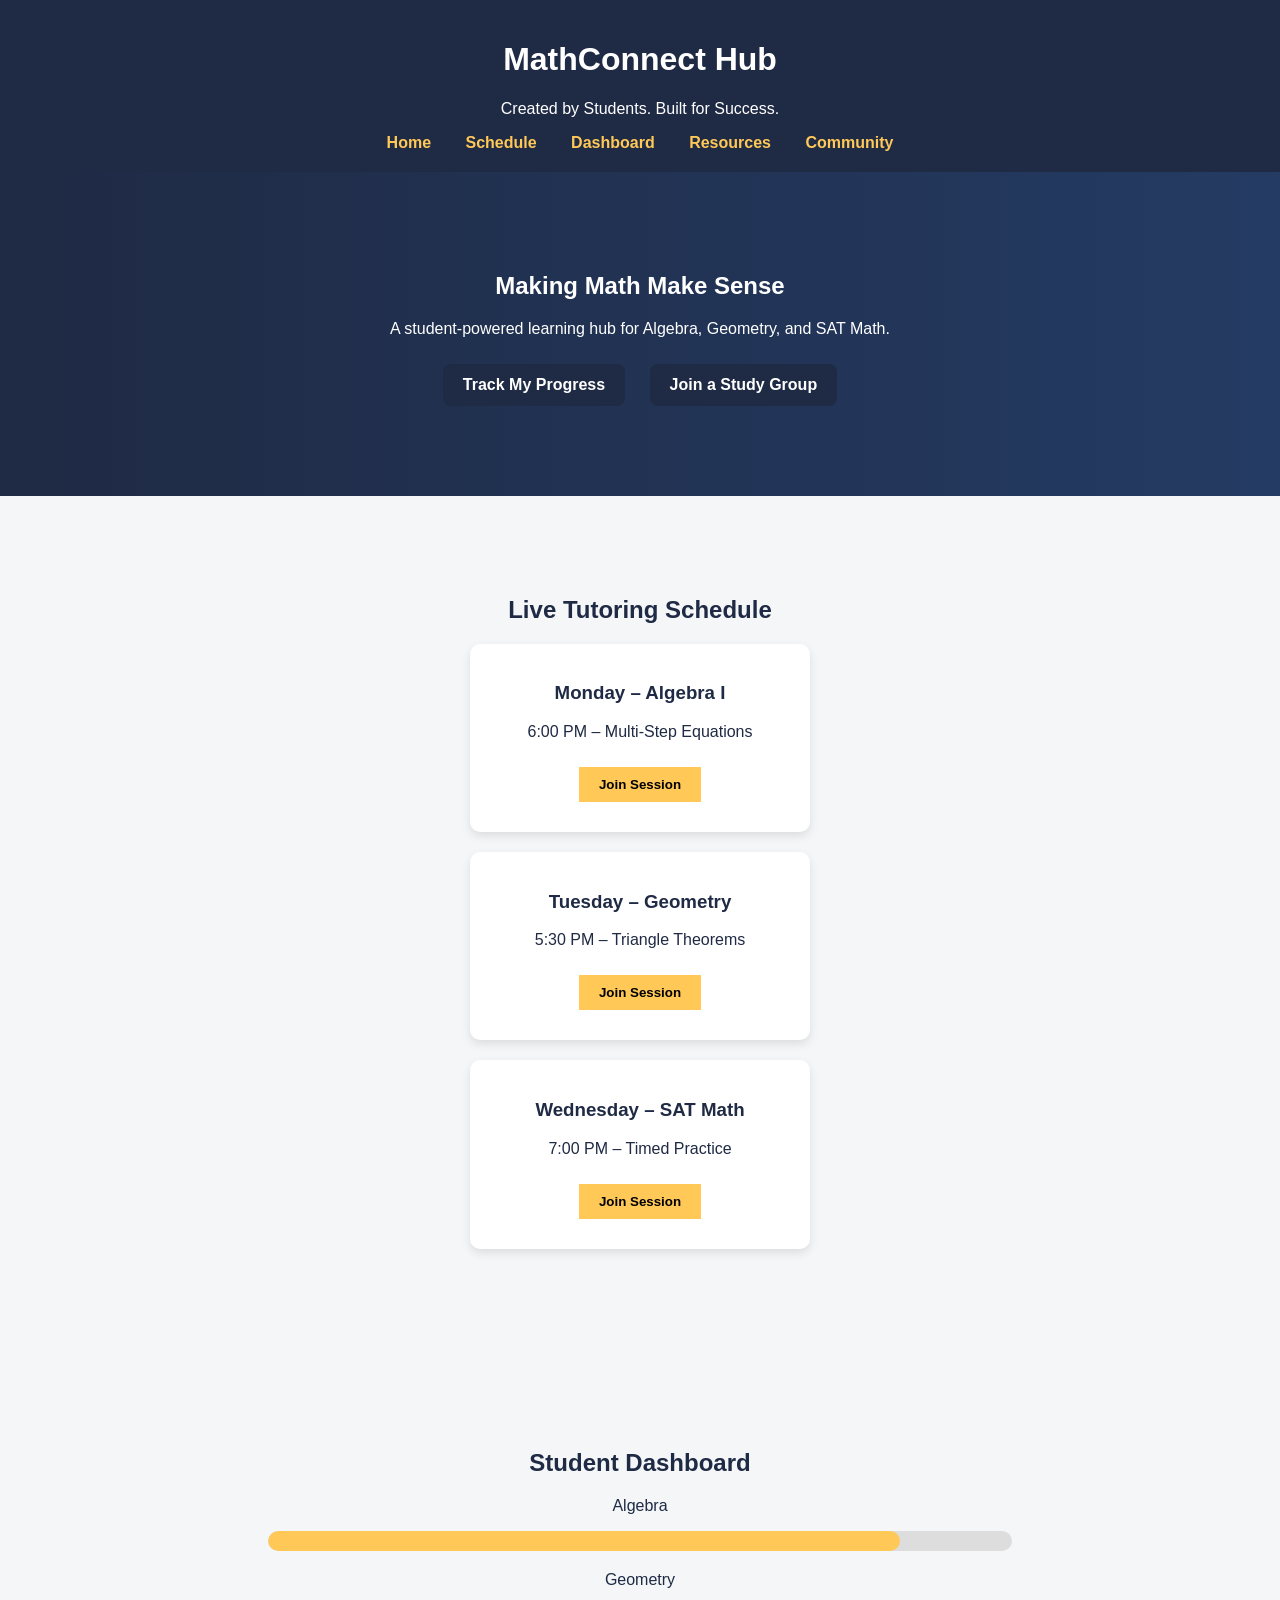
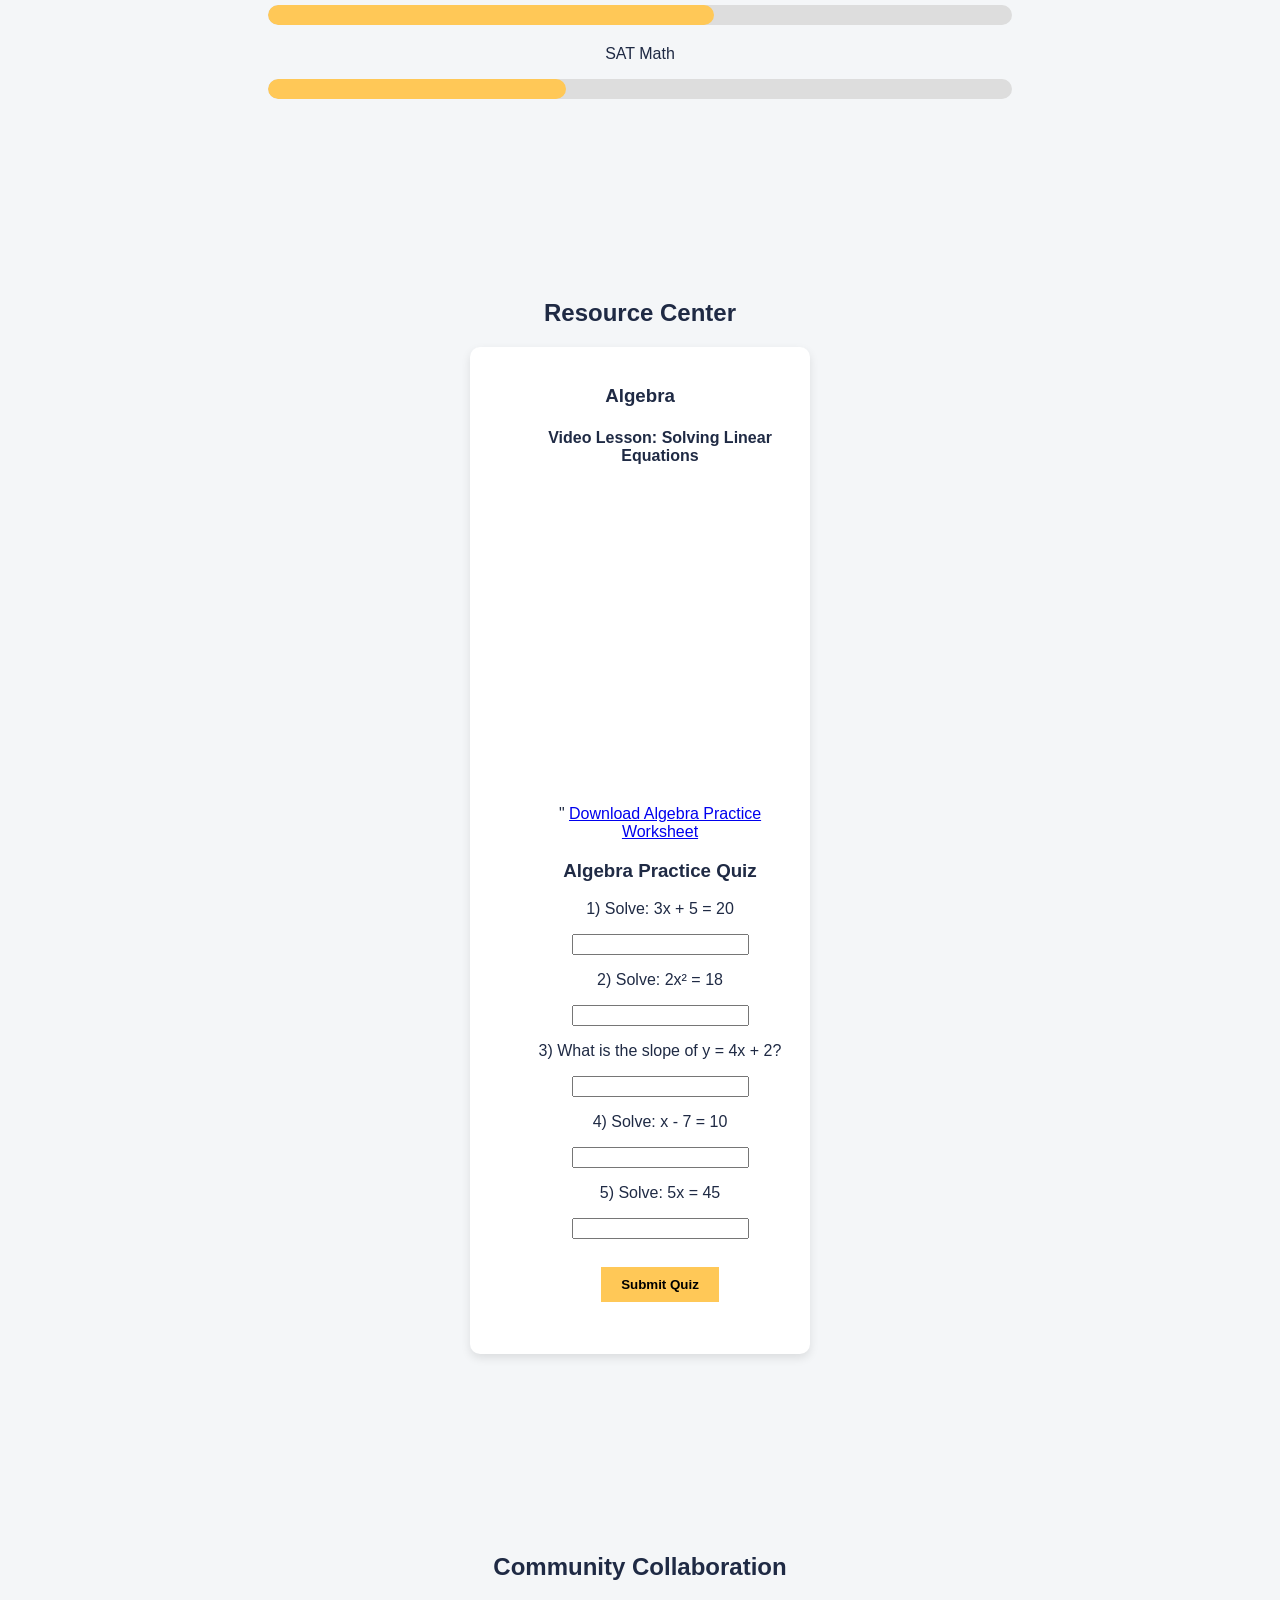
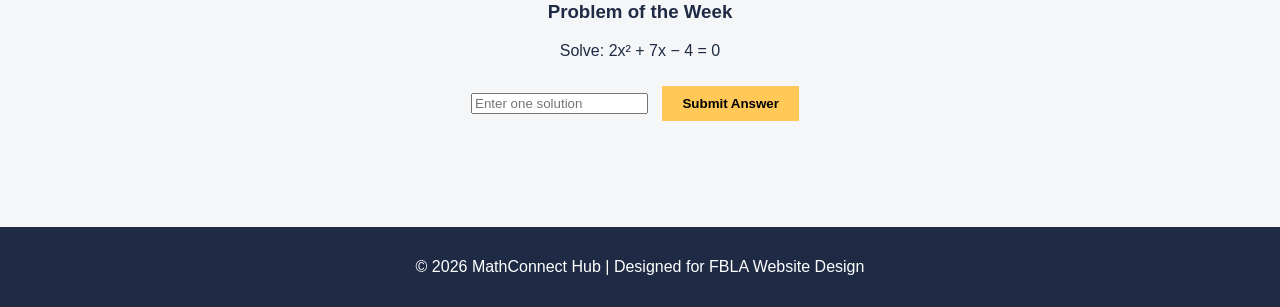
<file: index.html>
<!DOCTYPE html>
<html lang="en">
<head>
    <meta charset="UTF-8">
    <title>MathConnect Hub</title>
    <link rel="stylesheet" href="style.css">
</head>
<body>

    <header>
        <h1>MathConnect Hub</h1>
        <p>Created by Students. Built for Success.</p>
        <nav>
            <a href="#home">Home</a>
            <a href="#schedule">Schedule</a>
            <a href="#dashboard">Dashboard</a>
            <a href="#resources">Resources</a>
            <a href="#community">Community</a>
        </nav>
    </header>

    <section id="home" class="section">
        <h2>Making Math Make Sense</h2>
        <p>A student-powered learning hub for Algebra, Geometry, and SAT Math.</p>
         <div class="top-actions">
<a href="progress.html" class="action-btn">Track My Progress</a>
<a href="studygroup.html" class="action-btn">Join a Study Group</a>
</div>   </section>

    <section id="schedule" class="section">
        <h2>Live Tutoring Schedule</h2>
        <div class="card">
            <h3>Monday – Algebra I</h3>
            <p>6:00 PM – Multi-Step Equations</p>
            <button>Join Session</button>
        </div>
        <div class="card">
            <h3>Tuesday – Geometry</h3>
            <p>5:30 PM – Triangle Theorems</p>
            <button>Join Session</button>
        </div>
        <div class="card">
            <h3>Wednesday – SAT Math</h3>
            <p>7:00 PM – Timed Practice</p>
            <button>Join Session</button>
        </div>
    </section>

    <section id="dashboard" class="section">
        <h2>Student Dashboard</h2>
        <div class="progress-container">
            <p>Algebra</p>
            <div class="progress-bar"><div class="progress algebra"></div></div>

            <p>Geometry</p>
            <div class="progress-bar"><div class="progress geometry"></div></div>

            <p>SAT Math</p>
            <div class="progress-bar"><div class="progress sat"></div></div>
        </div>
    </section>

    <section id="resources" class="section">
        <h2>Resource Center</h2>
        <div class="card">
            <h3>Algebra</h3>
            <ul>
                <h4>Video Lesson: Solving Linear Equations</h4>
<iframe width="100%" height="315"
src="https://www.youtube.com/embed/<iframe width="560" height="315" src="https://www.youtube.com/embed/LDIiYKYvvdA?si=DydnVvGok0fk9Ezs" title="YouTube video player" frameborder="0" allow="accelerometer; autoplay; clipboard-write; encrypted-media; gyroscope; picture-in-picture; web-share" referrerpolicy="strict-origin-when-cross-origin" allowfullscreen></iframe>"

                <a href="algebra-worksheet.pdf" download>
Download Algebra Practice Worksheet
</a>
                            <h3>Algebra Practice Quiz</h3>

<div class="quiz-box">
<p>1) Solve: 3x + 5 = 20</p>
<input type="text" id="q1">

<p>2) Solve: 2x² = 18</p>
<input type="text" id="q2">

<p>3) What is the slope of y = 4x + 2?</p>
<input type="text" id="q3">

<p>4) Solve: x - 7 = 10</p>
<input type="text" id="q4">

<p>5) Solve: 5x = 45</p>
<input type="text" id="q5">

<br><br>
<button onclick="gradeQuiz()">Submit Quiz</button>

<h4 id="quizScore"></h4>
</div>

       </ul> </div>
               </div>
    </section>

   <section id="community" class="section">
<h2>Community Collaboration</h2>

<h3>Problem of the Week</h3>
<p>Solve: 2x² + 7x − 4 = 0</p>

<input type="text" id="answer" placeholder="Enter one solution">
<button onclick="checkAnswer()">Submit Answer</button>

<p id="result"></p>
</section>
 
    <footer>
        <p>© 2026 MathConnect Hub | Designed for FBLA Website Design</p>
    </footer>

</body><script src="script.js"></script>
</body>
</html>
</file>
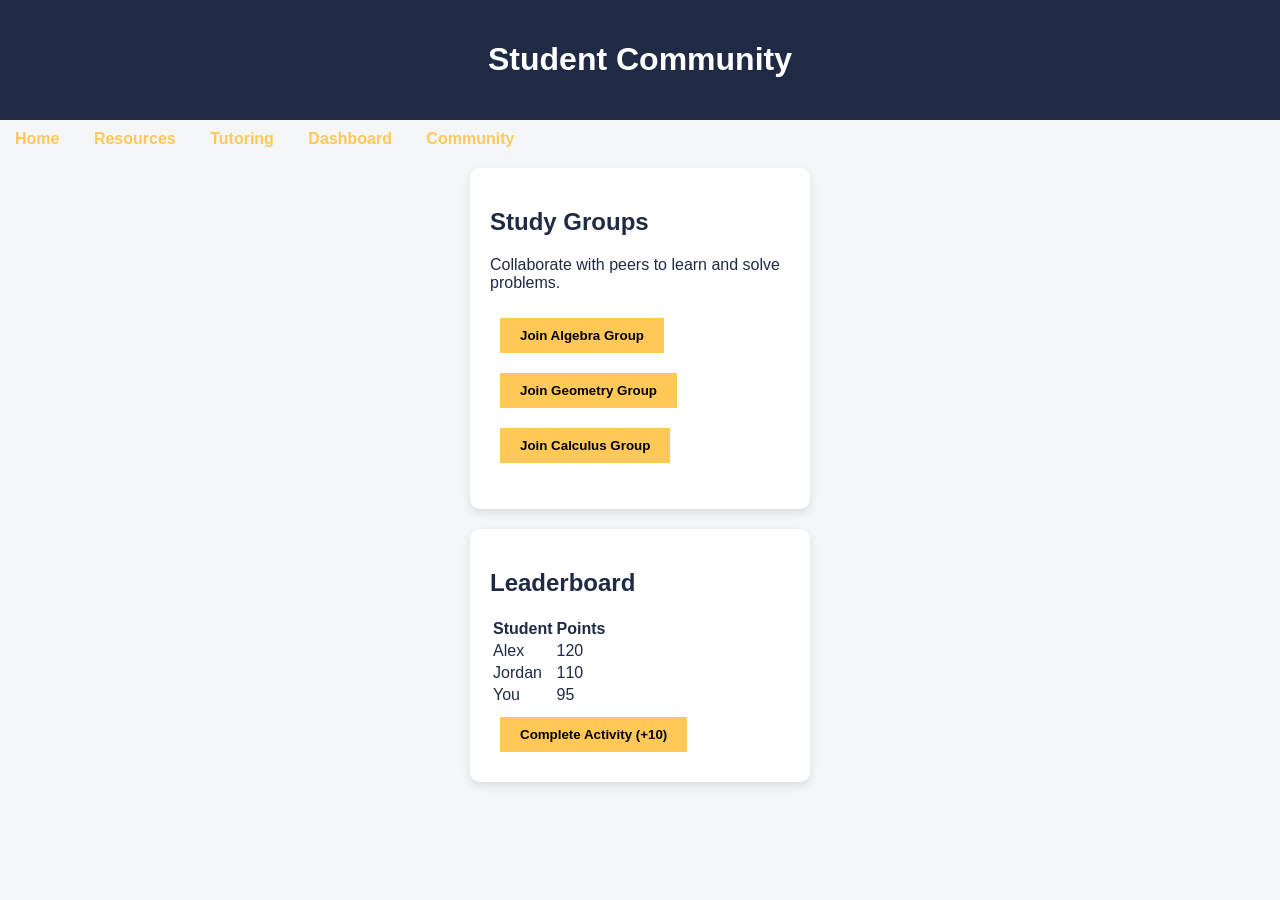
<file: about.html>
<!DOCTYPE html>
<html>
<head>
<title>Community | NumberNest</title>
<link rel="stylesheet" href="style.css">
<script src="script.js"></script>
</head>
<body>

<header>
<h1>Student Community</h1>
</header>

<nav>
<a href="index.html">Home</a>
<a href="resources.html">Resources</a>
<a href="schedule.html">Tutoring</a>
<a href="dashboard.html">Dashboard</a>
<a href="about.html">Community</a>
</nav>

<div class="container">

<div class="card">
<h2>Study Groups</h2>
<p>Collaborate with peers to learn and solve problems.</p>
<button onclick="joinGroup('Algebra')">Join Algebra Group</button>
<button onclick="joinGroup('Geometry')">Join Geometry Group</button>
<button onclick="joinGroup('Calculus')">Join Calculus Group</button>
<p id="groupMessage"></p>
</div>

<div class="card">
<h2>Leaderboard</h2>
<table>
<tr><th>Student</th><th>Points</th></tr>
<tr><td>Alex</td><td>120</td></tr>
<tr><td>Jordan</td><td>110</td></tr>
<tr><td>You</td><td id="p3">95</td></tr>
</table>
<button onclick="earnPoints()">Complete Activity (+10)</button>
</div>

</div>
</body>
</html>
</file>
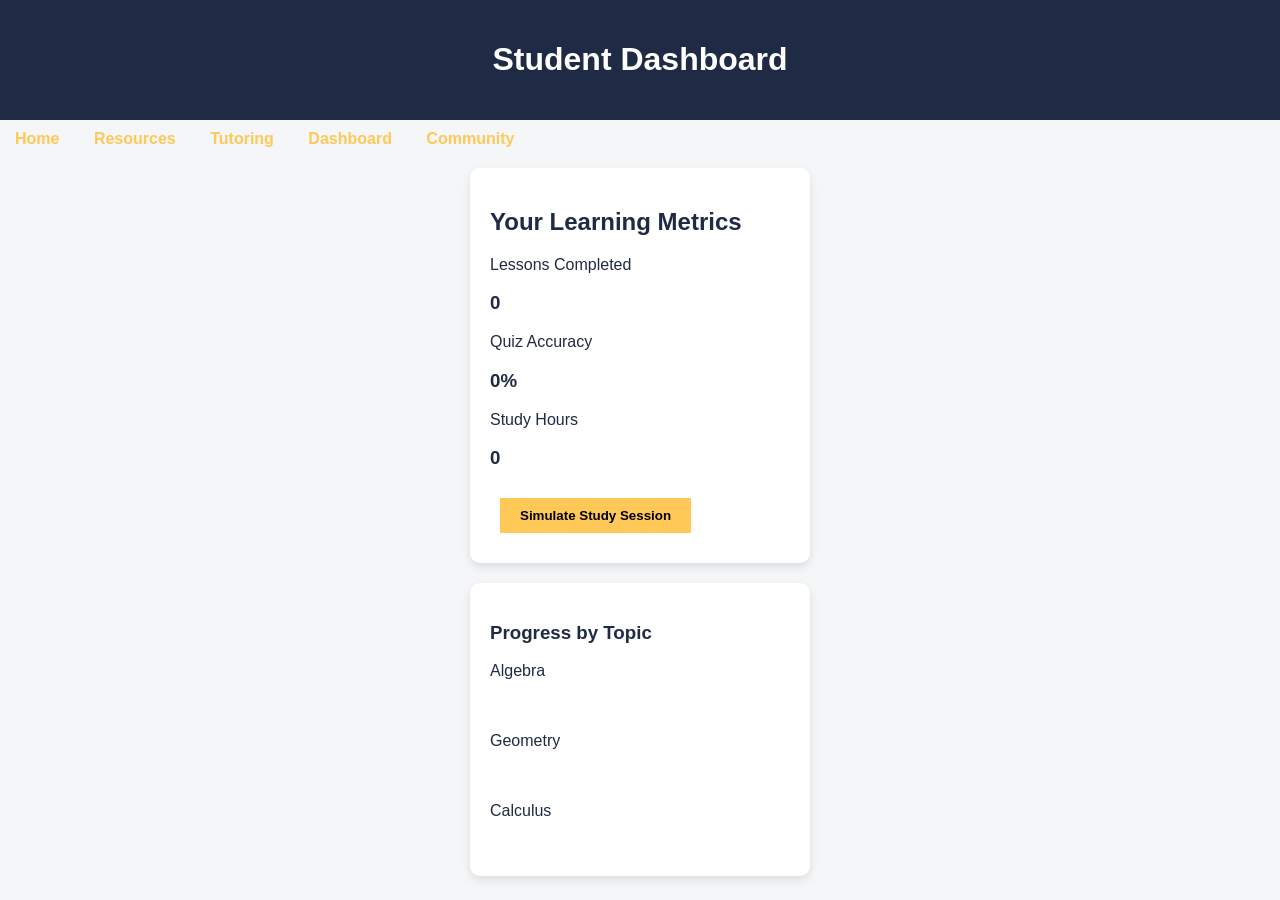
<file: dashboard.html>
<!DOCTYPE html>
<html>
<head>
<title>Dashboard | NumberNest</title>
<link rel="stylesheet" href="style.css">
<script src="script.js"></script>
</head>
<body>

<header>
<h1>Student Dashboard</h1>
</header>

<nav>
<a href="index.html">Home</a>
<a href="resources.html">Resources</a>
<a href="schedule.html">Tutoring</a>
<a href="dashboard.html">Dashboard</a>
<a href="about.html">Community</a>
</nav>

<div class="container">

<div class="card">
<h2>Your Learning Metrics</h2>
<p>Lessons Completed</p>
<h3 id="lessonCount">0</h3>
<p>Quiz Accuracy</p>
<h3>0%</h3>
<p>Study Hours</p>
<h3 id="hours">0</h3>
<button onclick="updateStats()">Simulate Study Session</button>
</div>

<div class="card">
<h3>Progress by Topic</h3>
<p>Algebra</p>
<div class="progress"><div class="bar" id="bar1"></div></div>
<p>Geometry</p>
<div class="progress"><div class="bar" id="bar2"></div></div>
<p>Calculus</p>
<div class="progress"><div class="bar" id="bar3"></div></div>
</div>

</div>
</body>
</html>
</file>
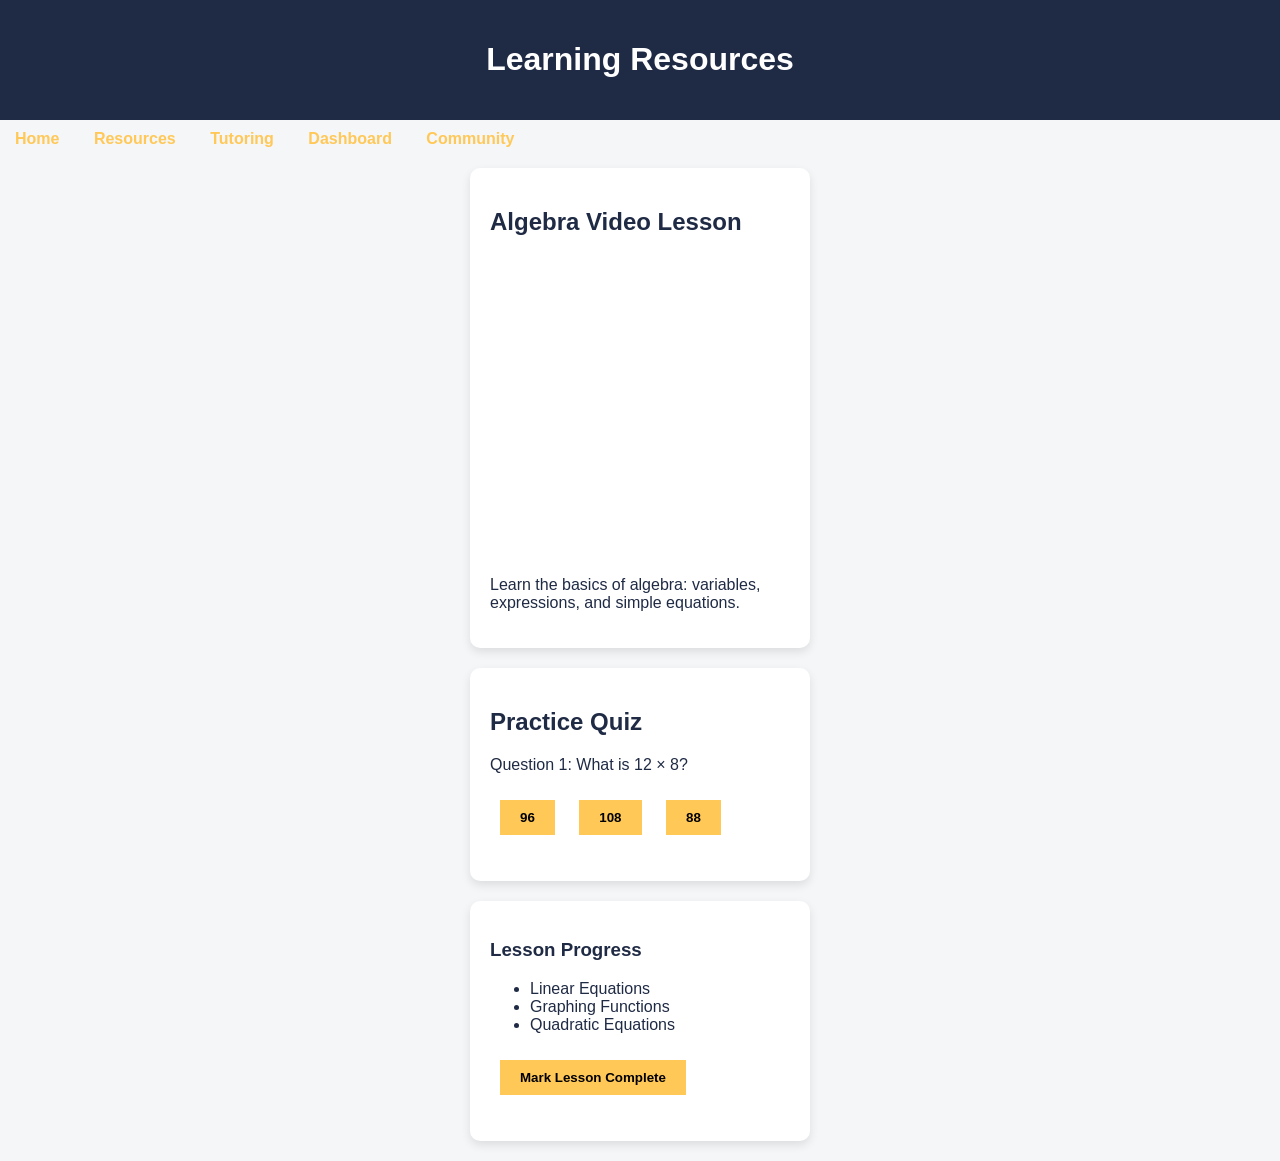
<file: resources.html>
<!DOCTYPE html>
<html>
<head>
    <title>Resources | NumberNest</title>
    <link rel="stylesheet" href="style.css">
    <script src="script.js"></script>
</head>
<body>

<header>
    <h1>Learning Resources</h1>
</header>

<nav>
    <a href="index.html">Home</a>
    <a href="resources.html">Resources</a>
    <a href="schedule.html">Tutoring</a>
    <a href="dashboard.html">Dashboard</a>
    <a href="about.html">Community</a>
</nav>

<div class="container">

    <!-- Algebra Video Lesson -->
    <div class="card">
        <h2>Algebra Video Lesson</h2>
        <iframe width="100%" height="300"
            src="https://www.youtube.com/embed/8mve9l5pcnc"
            title="Algebra Basics Lesson"
            frameborder="0"
            allow="accelerometer; autoplay; clipboard-write; encrypted-media; gyroscope; picture-in-picture"
            allowfullscreen>
        </iframe>
        <p>Learn the basics of algebra: variables, expressions, and simple equations.</p>
    </div>

    <!-- Practice Quiz -->
    <div class="card">
        <h2>Practice Quiz</h2>
        <p id="question">Question 1: What is 12 × 8?</p>
        <button id="btn1" onclick="answer(96)">96</button>
        <button id="btn2" onclick="answer(108)">108</button>
        <button id="btn3" onclick="answer(88)">88</button>
        <p id="feedback"></p>
    </div>

    <!-- Lesson Progress Tracker -->
    <div class="card">
        <h3>Lesson Progress</h3>
        <ul>
            <li>Linear Equations</li>
            <li>Graphing Functions</li>
            <li>Quadratic Equations</li>
        </ul>
        <button onclick="completeLesson()">Mark Lesson Complete</button>
        <p id="lessonStatus"></p>
    </div>

</div>

</body>
</html>
</file>
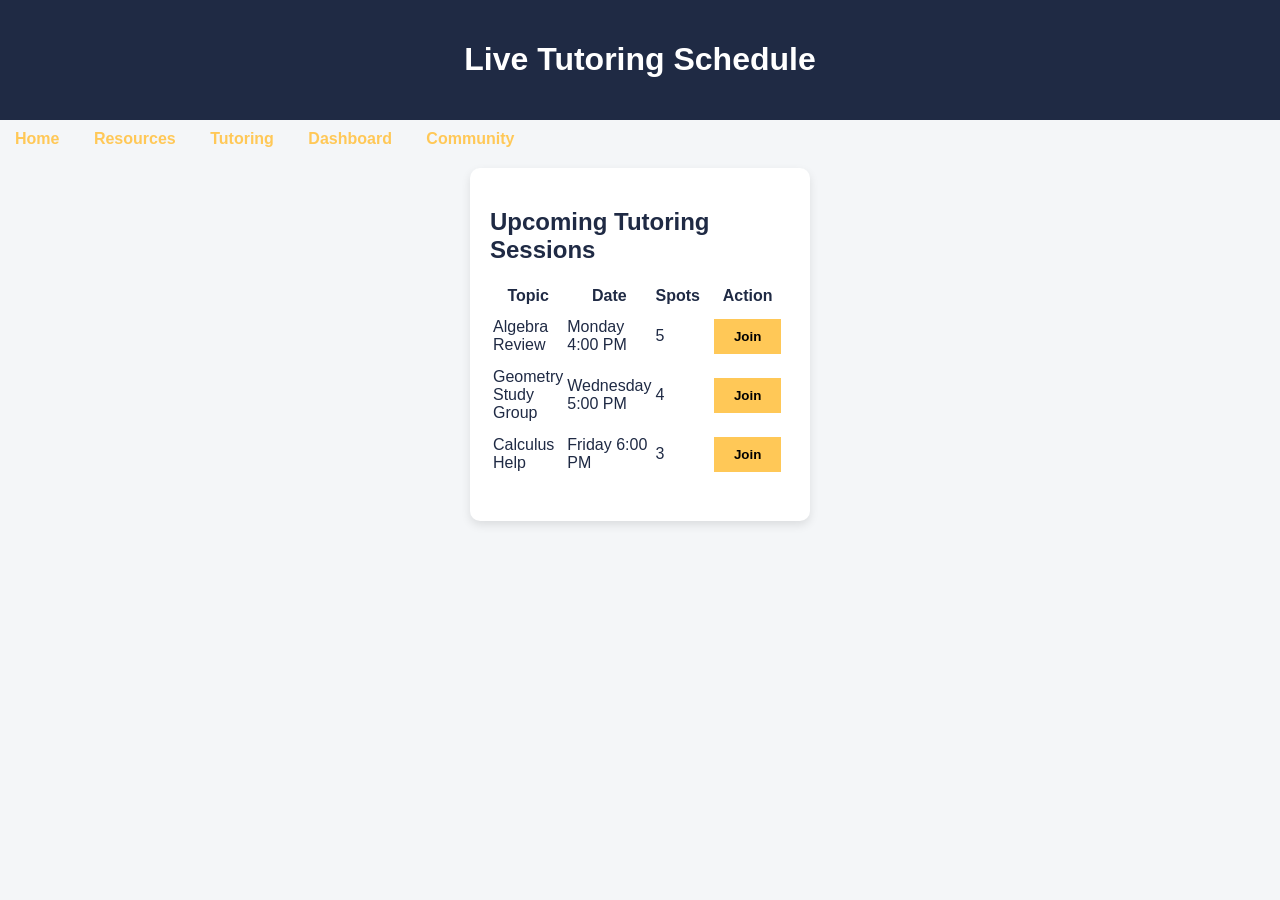
<file: schedule.html>
<!DOCTYPE html>
<html>
<head>
<title>Tutoring Schedule | NumberNest</title>
<link rel="stylesheet" href="style.css">
<script src="script.js"></script>
</head>
<body>

<header>
<h1>Live Tutoring Schedule</h1>
</header>

<nav>
<a href="index.html">Home</a>
<a href="resources.html">Resources</a>
<a href="schedule.html">Tutoring</a>
<a href="dashboard.html">Dashboard</a>
<a href="about.html">Community</a>
</nav>

<div class="container">

<div class="card">
<h2>Upcoming Tutoring Sessions</h2>
<table>
<tr>
<th>Topic</th><th>Date</th><th>Spots</th><th>Action</th>
</tr>
<tr>
<td>Algebra Review</td><td>Monday 4:00 PM</td><td id="spot1">5</td>
<td><button onclick="joinSession(1)">Join</button></td>
</tr>
<tr>
<td>Geometry Study Group</td><td>Wednesday 5:00 PM</td><td id="spot2">4</td>
<td><button onclick="joinSession(2)">Join</button></td>
</tr>
<tr>
<td>Calculus Help</td><td>Friday 6:00 PM</td><td id="spot3">3</td>
<td><button onclick="joinSession(3)">Join</button></td>
</tr>
</table>
<p id="joinMessage"></p>
</div>

</div>
</body>
</html>
</file>
<file: style.css>
html {
scroll-behavior: smooth;
}

nav a:hover {
color: white;
}

button:hover {
background-color: #e6b94d;
transform: scale(1.05);
transition: 0.2s;
}

.card:hover {
transform: translateY(-5px);
transition: 0.3s;} body {
    margin: 0;
    font-family: Arial, sans-serif;
    background-color: #F4F6F8;
    color: #1F2A44;
}

header {
    background-color: #1F2A44;
    color: white;
    padding: 20px;
    text-align: center;
}

nav {
    margin-top: 10px;
}

nav a {
    color: #FFC857;
    text-decoration: none;
    margin: 0 15px;
    font-weight: bold;
}

.section {
    padding: 80px 20px;
    text-align: center;
}
#home {
background: linear-gradient(to right, #1F2A44, #243b63);
color: white;
}
button {
    background-color: #FFC857;
    border: none;
    padding: 10px 20px;
    margin: 10px;
    cursor: pointer;
    font-weight: bold;
}

.card {
    background-color: white;
    margin: 20px auto;
    padding: 20px;
    width: 300px;
    border-radius: 10px;
    box-shadow: 0px 4px 10px rgba(0,0,0,0.1);
}

.progress-container {
    width: 60%;
    margin: auto;
}

.progress-bar {
    background-color: #ddd;
    border-radius: 20px;
    overflow: hidden;
    margin-bottom: 20px;
}

.progress {
    height: 20px;
    border-radius: 20px;
}

.algebra {
    width: 85%;
    background-color: #FFC857;
}

.geometry {
    width: 60%;
    background-color: #FFC857;
}

.sat {
    width: 40%;
    background-color: #FFC857;
}

footer {
    background-color: #1F2A44;
    color: white;
    padding: 15px;
    text-align: center;
}
@media (max-width: 768px) {
.card {
width: 90%;
}

.progress-container {
width: 90%;
}

nav a {
display: block;
margin: 10px 0;
}
}
top-actions {
margin: 30px 0;
text-align: center;
}

.action-btn {
background-color: #1F2A44;
color: white;
padding: 12px 20px;
margin: 10px;
text-decoration: none;
border-radius: 8px;
display: inline-block;
font-weight: bold;
transition: 0.3s;
}

.action-btn:hover {
background-color: #243b63;
transform: scale(1.05);
}
.dashboard-box {
background-color: white;
padding: 30px;
width: 60%;
margin: 40px auto;
border-radius: 12px;
box-shadow: 0px 6px 15px rgba(0,0,0,0.1);
}

.dashboard-box input,
.dashboard-box select {
width: 60%;
padding: 8px;
}
</file>
